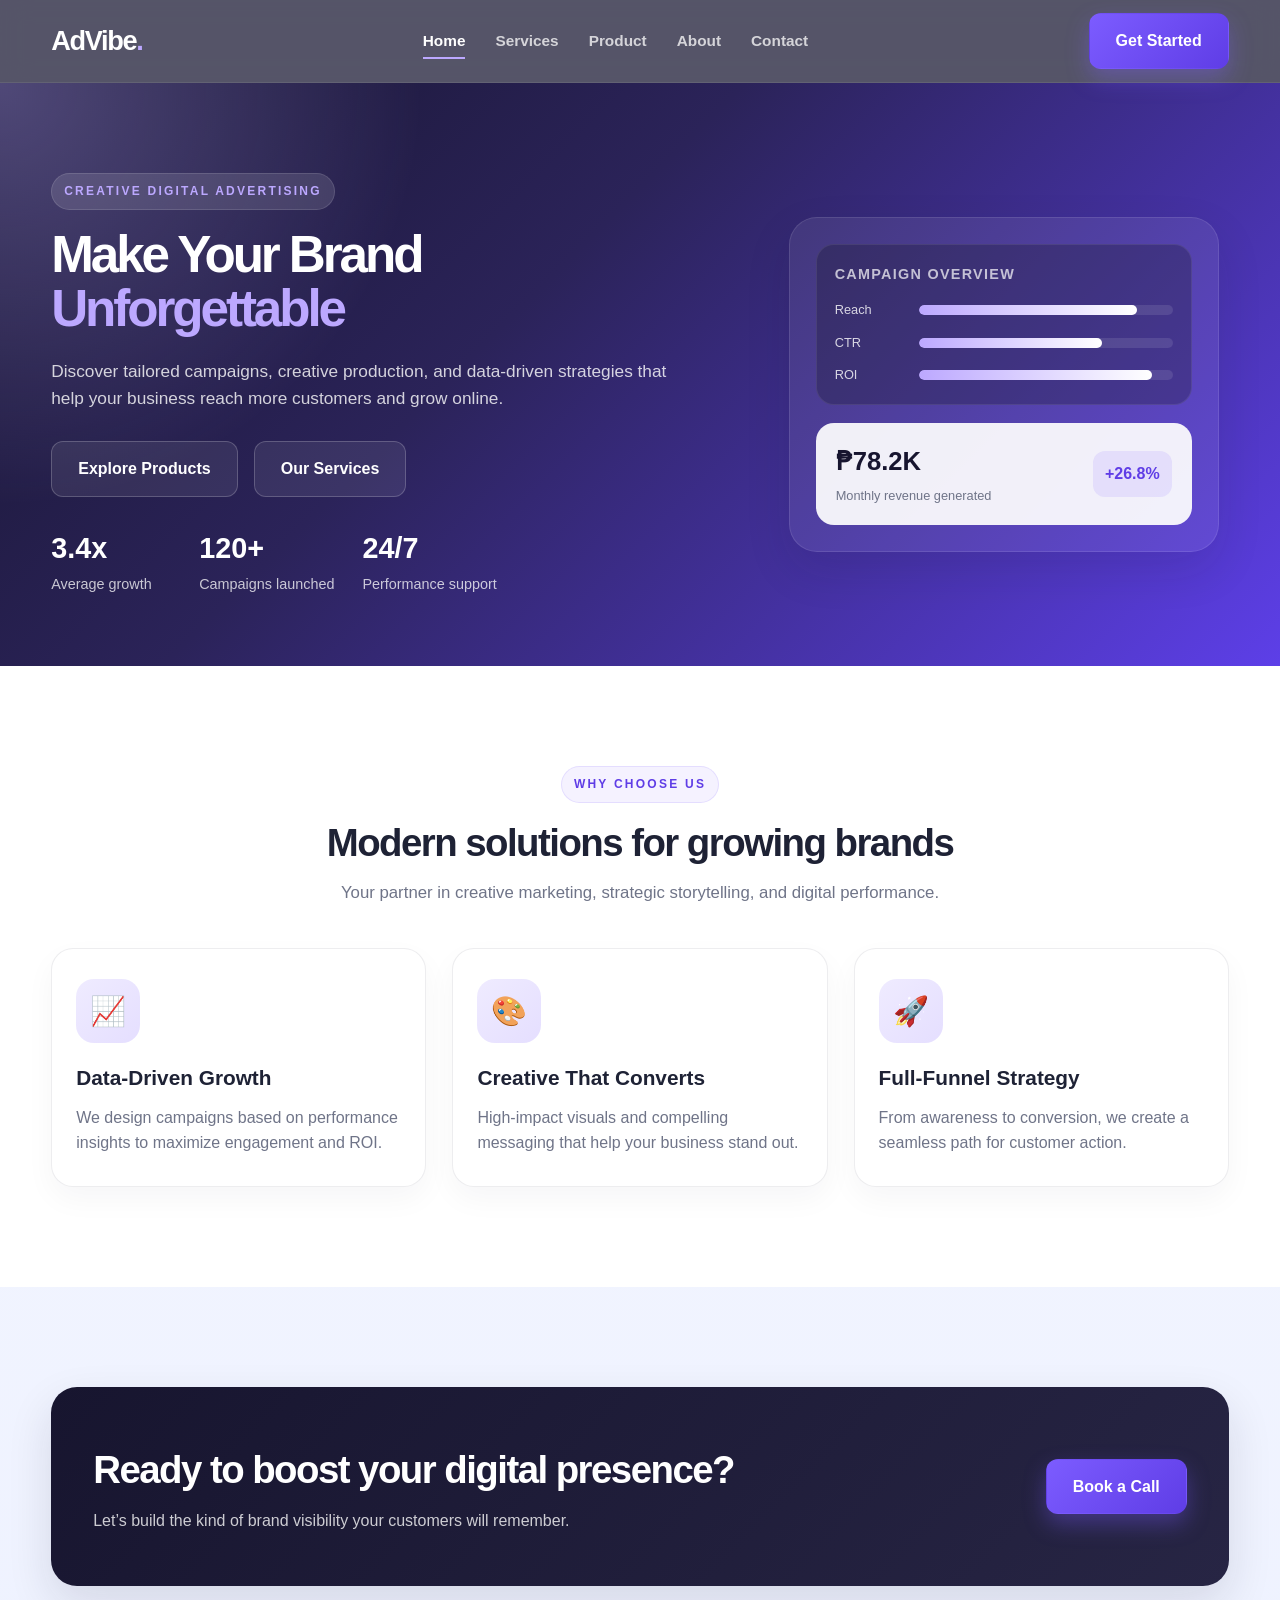
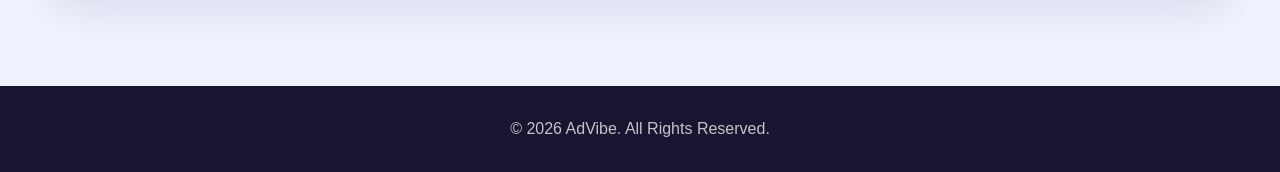
<file: index.html>
<!DOCTYPE html>
<html lang="en">
<head>
    <meta charset="UTF-8">
    <meta name="viewport" content="width=device-width, initial-scale=1.0">
    <title>AdVibe | Home</title>
    <link rel="stylesheet" href="style.css">
</head>
<body>
    <header class="site-header">
        <nav class="navbar container">
            <a href="index.html" class="logo">AdVibe<span>.</span></a>

            <ul class="nav-links">
                <li><a class="active" href="index.html">Home</a></li>
                <li><a href="services.html">Services</a></li>
                <li><a href="product.html">Product</a></li>
                <li><a href="about.html">About</a></li>
                <li><a href="contact.html">Contact</a></li>
            </ul>

            <a href="contact.html" class="nav-btn">Get Started</a>
        </nav>
    </header>

    <main>
        <section class="hero">
            <div class="container hero-inner">
                <div>
                    <span class="eyebrow">Creative digital advertising</span>
                    <h1>Make Your Brand <span>Unforgettable</span></h1>
                    <p class="hero-text">
                        Discover tailored campaigns, creative production, and data-driven
                        strategies that help your business reach more customers and grow online.
                    </p>

                    <div class="hero-actions">
                        <a href="product.html" class="secondary-btn">Explore Products</a>
                        <a href="services.html" class="secondary-btn">Our Services</a>
                    </div>

                    <div class="hero-metrics">
                        <div class="metric">
                            <strong>3.4x</strong>
                            <span>Average growth</span>
                        </div>
                        <div class="metric">
                            <strong>120+</strong>
                            <span>Campaigns launched</span>
                        </div>
                        <div class="metric">
                            <strong>24/7</strong>
                            <span>Performance support</span>
                        </div>
                    </div>
                </div>

                <div class="hero-visual">
                    <div class="visual-card">
                        <div class="analysis-box">
                            <h3>Campaign overview</h3>
                            <div class="bar-row">
                                <span class="bar-label">Reach</span>
                                <div class="bar-track"><div class="bar-fill" style="width: 86%;"></div></div>
                            </div>
                            <div class="bar-row">
                                <span class="bar-label">CTR</span>
                                <div class="bar-track"><div class="bar-fill" style="width: 72%;"></div></div>
                            </div>
                            <div class="bar-row">
                                <span class="bar-label">ROI</span>
                                <div class="bar-track"><div class="bar-fill" style="width: 92%;"></div></div>
                            </div>
                        </div>

                        <div class="sales-card">
                            <div>
                                <strong>₱78.2K</strong>
                                <span>Monthly revenue generated</span>
                            </div>
                            <div class="sales-pill">+26.8%</div>
                        </div>
                    </div>
                </div>
            </div>
        </section>

        <section class="section welcome">
            <div class="container">
                <div class="section-header">
                    <span class="eyebrow">Why choose us</span>
                    <h2>Modern solutions for growing brands</h2>
                    <p>Your partner in creative marketing, strategic storytelling, and digital performance.</p>
                </div>

                <div class="feature-grid">
                    <article class="card">
                        <div class="icon">📈</div>
                        <h3>Data-Driven Growth</h3>
                        <p>We design campaigns based on performance insights to maximize engagement and ROI.</p>
                    </article>

                    <article class="card">
                        <div class="icon">🎨</div>
                        <h3>Creative That Converts</h3>
                        <p>High-impact visuals and compelling messaging that help your business stand out.</p>
                    </article>

                    <article class="card">
                        <div class="icon">🚀</div>
                        <h3>Full-Funnel Strategy</h3>
                        <p>From awareness to conversion, we create a seamless path for customer action.</p>
                    </article>
                </div>
            </div>
        </section>

        <section class="section">
            <div class="container">
                <div class="cta-band">
                    <div>
                        <h3>Ready to boost your digital presence?</h3>
                        <p>Let’s build the kind of brand visibility your customers will remember.</p>
                    </div>
                    <a href="contact.html" class="primary-btn">Book a Call</a>
                </div>
            </div>
        </section>
    </main>

    <footer class="site-footer">
        <div class="container">
            <p>© 2026 AdVibe. All Rights Reserved.</p>
        </div>
    </footer>
</body>
</html>
</file>
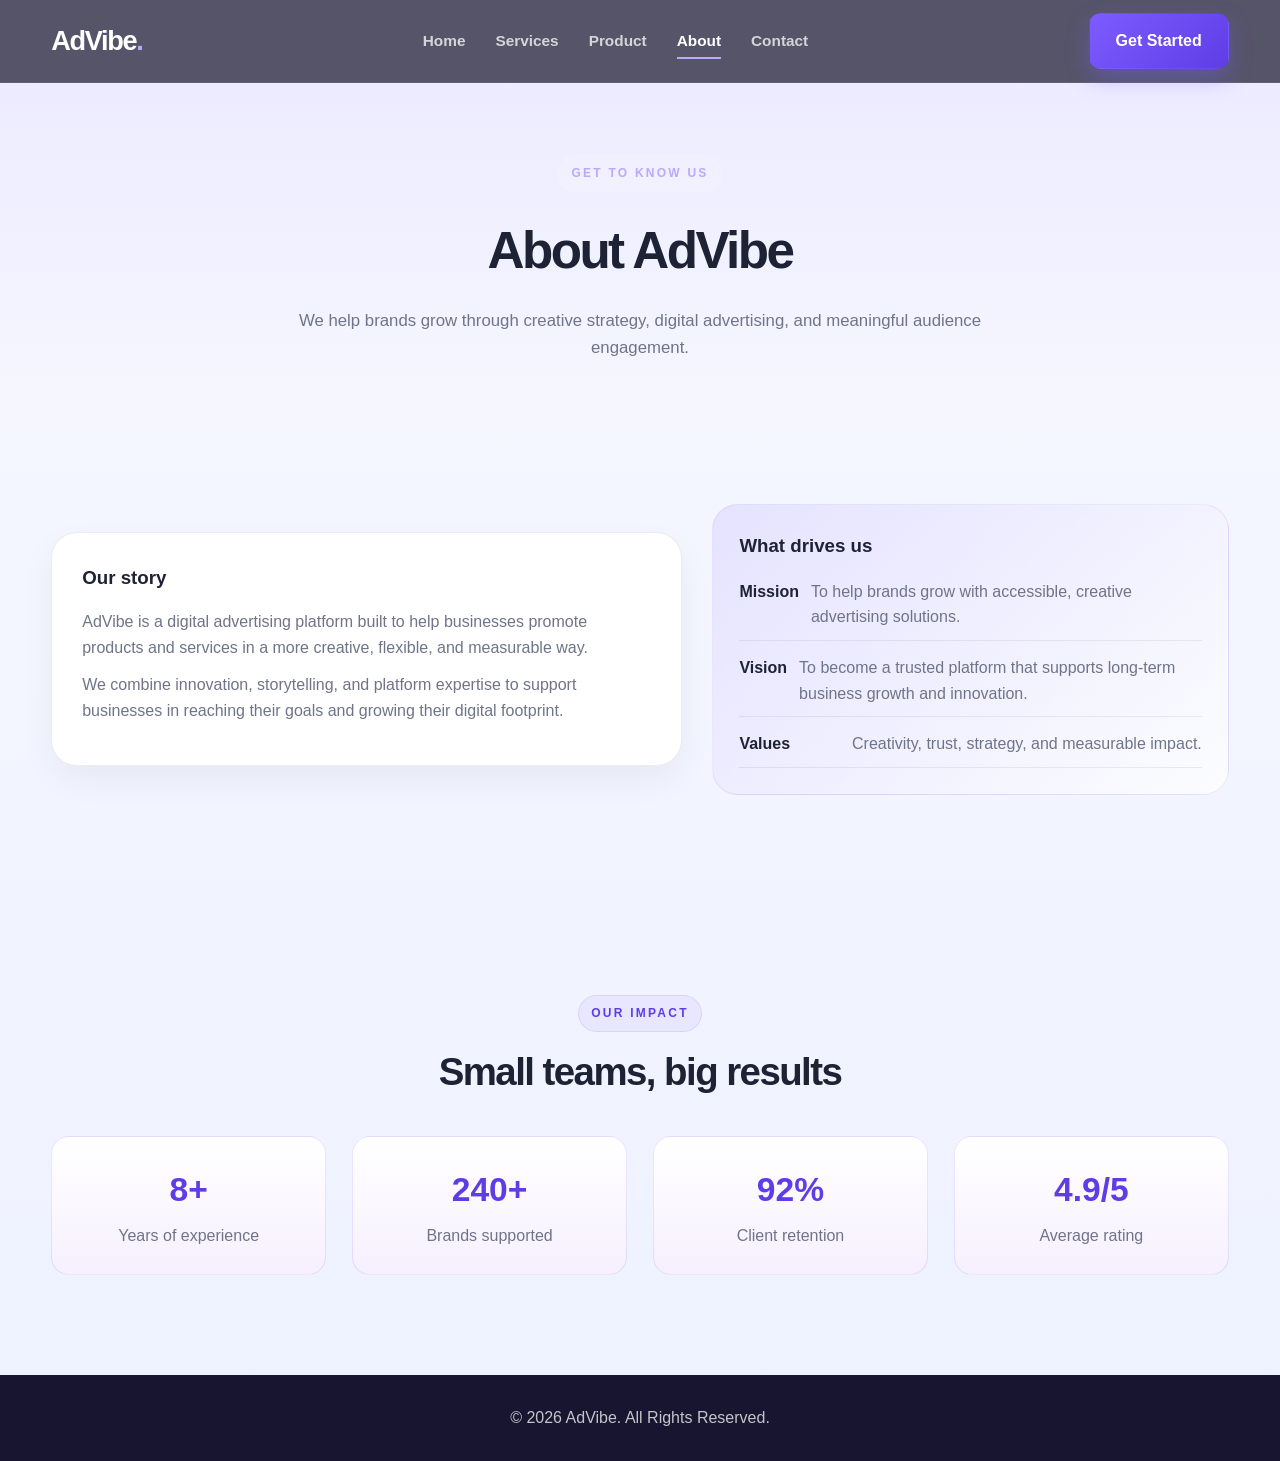
<file: about.html>
<!DOCTYPE html>
<html lang="en">
<head>
    <meta charset="UTF-8">
    <meta name="viewport" content="width=device-width, initial-scale=1.0">
    <title>AdVibe | About</title>
    <link rel="stylesheet" href="style.css">
</head>
<body>
    <header class="site-header">
        <nav class="navbar container">
            <a href="index.html" class="logo">AdVibe<span>.</span></a>

            <ul class="nav-links">
                <li><a href="index.html">Home</a></li>
                <li><a href="services.html">Services</a></li>
                <li><a href="product.html">Product</a></li>
                <li><a class="active" href="about.html">About</a></li>
                <li><a href="contact.html">Contact</a></li>
            </ul>

            <a href="contact.html" class="nav-btn">Get Started</a>
        </nav>
    </header>

    <main>
        <section class="page-hero">
            <div class="container page-header">
                <span class="eyebrow">Get to know us</span>
                <h1>About AdVibe</h1>
                <p>We help brands grow through creative strategy, digital advertising, and meaningful audience engagement.</p>
            </div>
        </section>

        <section class="section">
            <div class="container about-grid">
                <div class="story-card">
                    <h3>Our story</h3>
                    <p>AdVibe is a digital advertising platform built to help businesses promote products and services in a more creative, flexible, and measurable way.</p>
                    <p>We combine innovation, storytelling, and platform expertise to support businesses in reaching their goals and growing their digital footprint.</p>
                </div>

                <div class="info-panel">
                    <h3>What drives us</h3>
                    <ul>
                        <li><strong>Mission</strong><span>To help brands grow with accessible, creative advertising solutions.</span></li>
                        <li><strong>Vision</strong><span>To become a trusted platform that supports long-term business growth and innovation.</span></li>
                        <li><strong>Values</strong><span>Creativity, trust, strategy, and measurable impact.</span></li>
                    </ul>
                </div>
            </div>
        </section>

        <section class="section">
            <div class="container">
                <div class="section-header">
                    <span class="eyebrow">Our impact</span>
                    <h2>Small teams, big results</h2>
                </div>

                <div class="stats-grid">
                    <div class="stat">
                        <strong>8+</strong>
                        <span>Years of experience</span>
                    </div>
                    <div class="stat">
                        <strong>240+</strong>
                        <span>Brands supported</span>
                    </div>
                    <div class="stat">
                        <strong>92%</strong>
                        <span>Client retention</span>
                    </div>
                    <div class="stat">
                        <strong>4.9/5</strong>
                        <span>Average rating</span>
                    </div>
                </div>
            </div>
        </section>
    </main>

    <footer class="site-footer">
        <div class="container">
            <p>© 2026 AdVibe. All Rights Reserved.</p>
        </div>
    </footer>
</body>
</html>
</file>
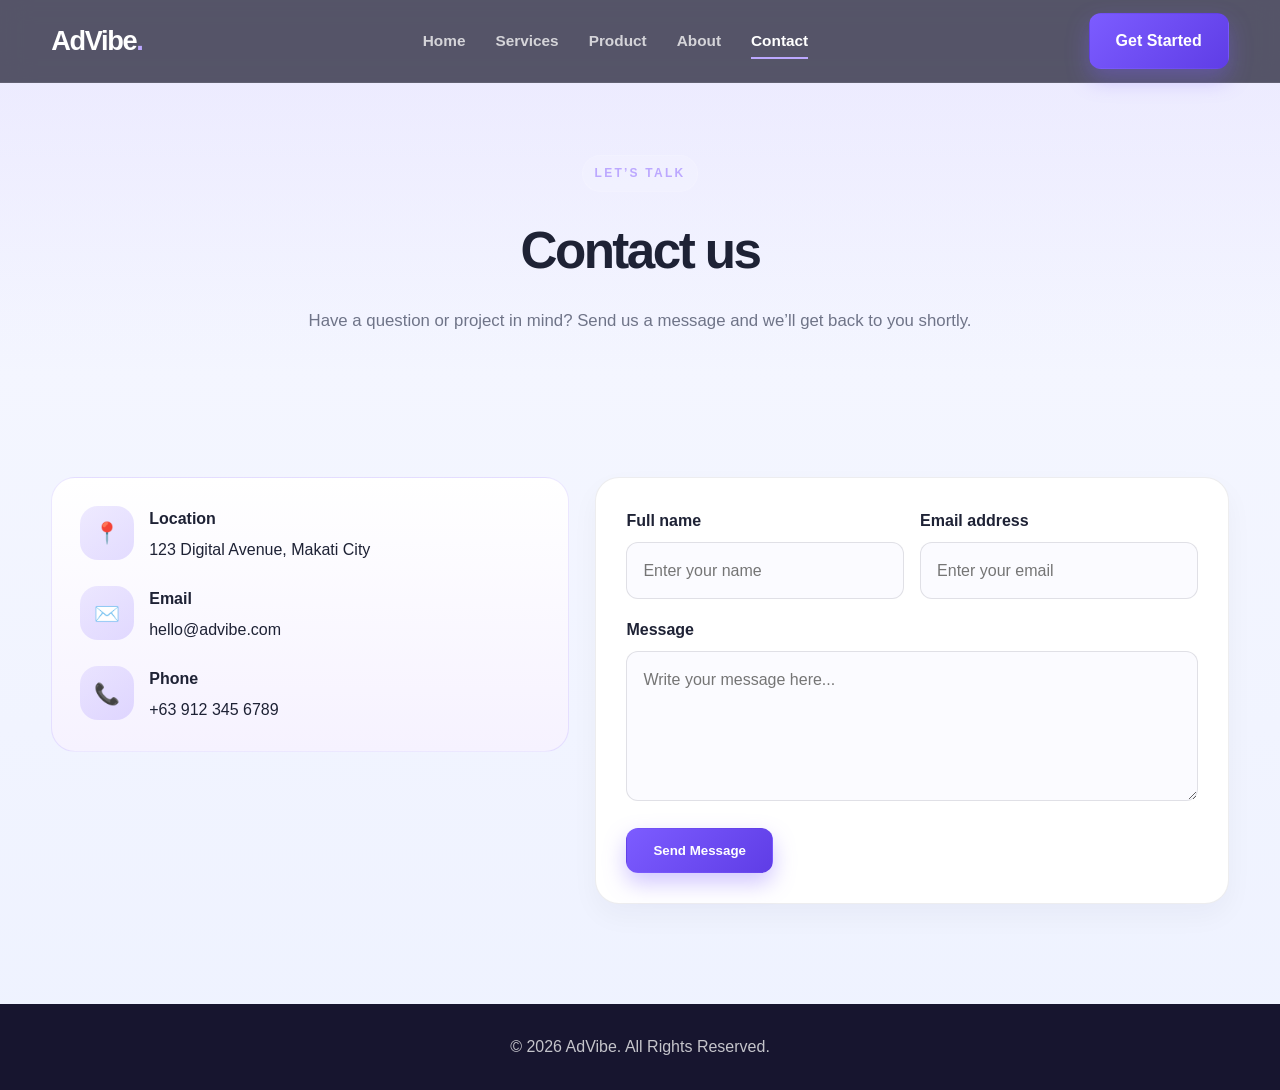
<file: contact.html>
<!DOCTYPE html>
<html lang="en">
<head>
    <meta charset="UTF-8">
    <meta name="viewport" content="width=device-width, initial-scale=1.0">
    <title>AdVibe | Contact</title>
    <link rel="stylesheet" href="style.css">
</head>
<body>
    <header class="site-header">
        <nav class="navbar container">
            <a href="index.html" class="logo">AdVibe<span>.</span></a>

            <ul class="nav-links">
                <li><a href="index.html">Home</a></li>
                <li><a href="services.html">Services</a></li>
                <li><a href="product.html">Product</a></li>
                <li><a href="about.html">About</a></li>
                <li><a class="active" href="contact.html">Contact</a></li>
            </ul>

            <a href="contact.html" class="nav-btn">Get Started</a>
        </nav>
    </header>

    <main>
        <section class="page-hero">
            <div class="container page-header">
                <span class="eyebrow">Let’s talk</span>
                <h1>Contact us</h1>
                <p>Have a question or project in mind? Send us a message and we’ll get back to you shortly.</p>
            </div>
        </section>

        <section class="section">
            <div class="container contact-grid">
                <aside class="contact-info">
                    <div class="contact-item">
                        <div class="icon">📍</div>
                        <div>
                            <h4>Location</h4>
                            <p>123 Digital Avenue, Makati City</p>
                        </div>
                    </div>

                    <div class="contact-item">
                        <div class="icon">✉️</div>
                        <div>
                            <h4>Email</h4>
                            <p>hello@advibe.com</p>
                        </div>
                    </div>

                    <div class="contact-item">
                        <div class="icon">📞</div>
                        <div>
                            <h4>Phone</h4>
                            <p>+63 912 345 6789</p>
                        </div>
                    </div>
                </aside>

                <div class="form-card">
                    <form action="mailto:hello@advibe.com" method="post" enctype="text/plain">
                        <div class="form-row">
                            <div>
                                <label for="name">Full name</label>
                                <input id="name" type="text" name="name" placeholder="Enter your name" required>
                            </div>

                            <div>
                                <label for="email">Email address</label>
                                <input id="email" type="email" name="email" placeholder="Enter your email" required>
                            </div>
                        </div>

                        <div style="margin-top: 18px;">
                            <label for="message">Message</label>
                            <textarea id="message" name="message" placeholder="Write your message here..." required></textarea>
                        </div>

                        <div class="form-actions">
                            <button type="submit" class="primary-btn">Send Message</button>
                        </div>
                    </form>
                </div>
            </div>
        </section>
    </main>

    <footer class="site-footer">
        <div class="container">
            <p>© 2026 AdVibe. All Rights Reserved.</p>
        </div>
    </footer>
</body>
</html>
</file>
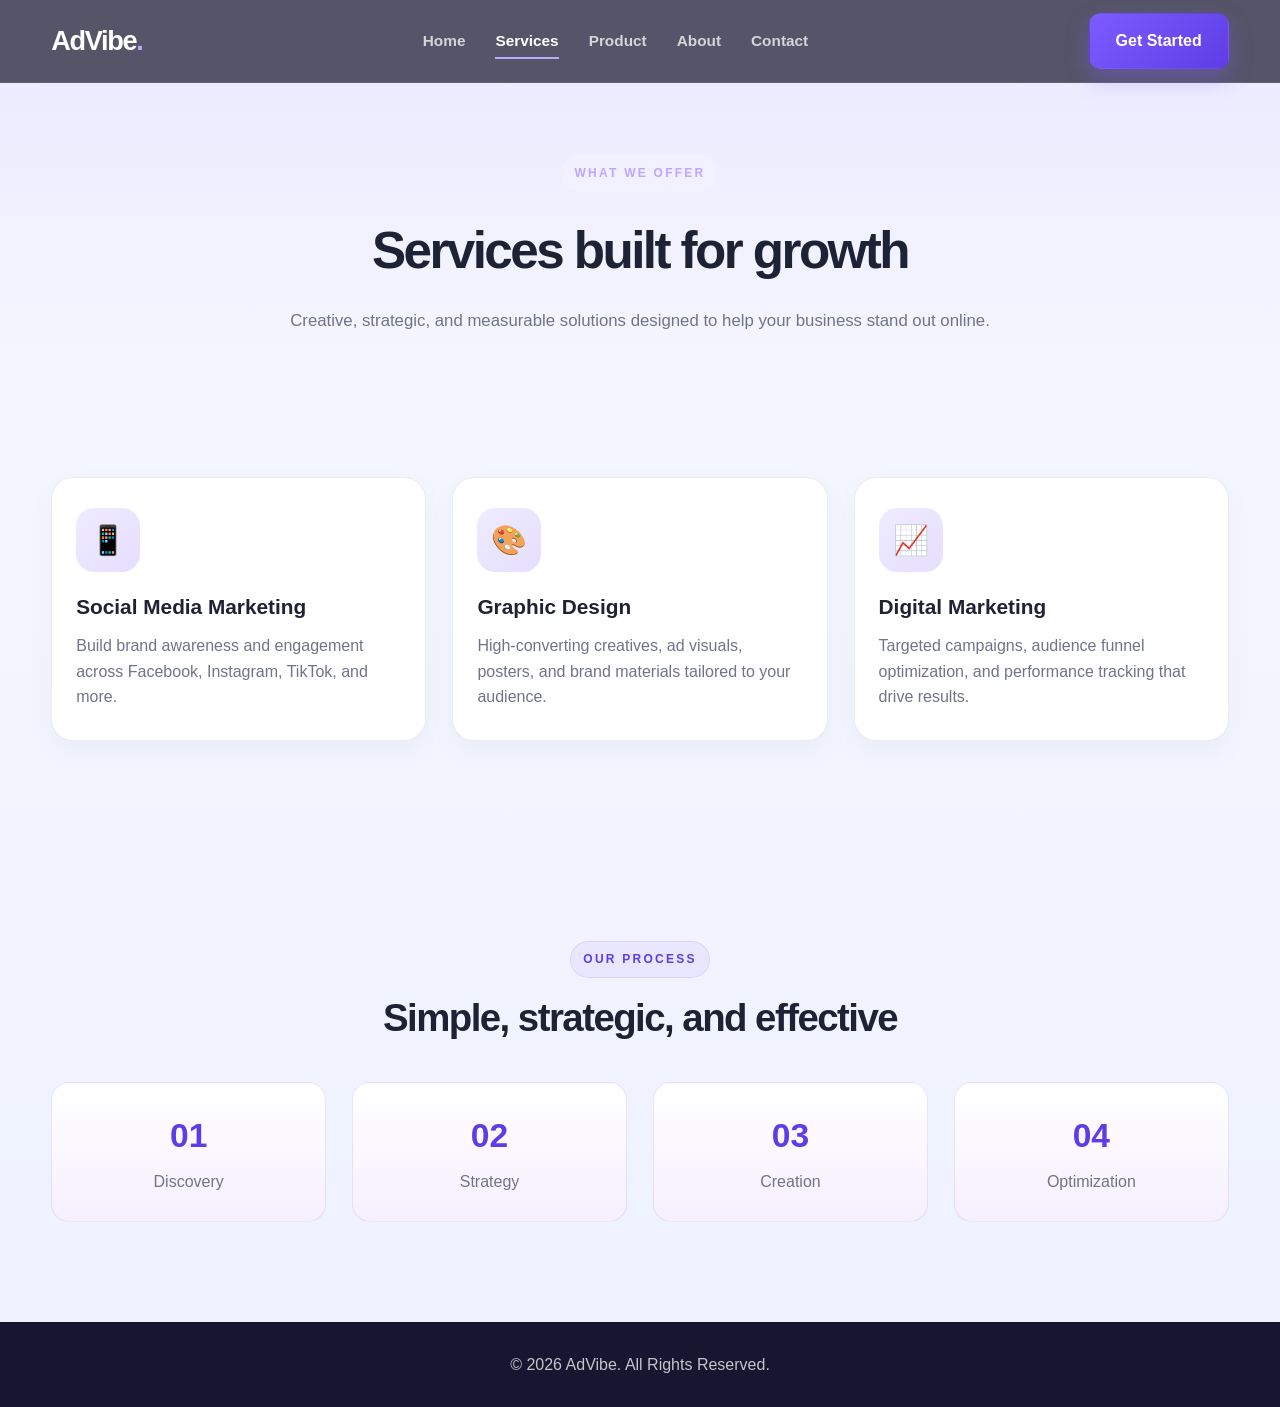
<file: services.html>
<!DOCTYPE html>
<html lang="en">
<head>
    <meta charset="UTF-8">
    <meta name="viewport" content="width=device-width, initial-scale=1.0">
    <title>AdVibe | Services</title>
    <link rel="stylesheet" href="style.css">
</head>
<body>
    <header class="site-header">
        <nav class="navbar container">
            <a href="index.html" class="logo">AdVibe<span>.</span></a>

            <ul class="nav-links">
                <li><a href="index.html">Home</a></li>
                <li><a class="active" href="services.html">Services</a></li>
                <li><a href="product.html">Product</a></li>
                <li><a href="about.html">About</a></li>
                <li><a href="contact.html">Contact</a></li>
            </ul>

            <a href="contact.html" class="nav-btn">Get Started</a>
        </nav>
    </header>

    <main>
        <section class="page-hero">
            <div class="container page-header">
                <span class="eyebrow">What we offer</span>
                <h1>Services built for growth</h1>
                <p>Creative, strategic, and measurable solutions designed to help your business stand out online.</p>
            </div>
        </section>

        <section class="section">
            <div class="container service-grid">
                <article class="card">
                    <div class="icon">📱</div>
                    <h3>Social Media Marketing</h3>
                    <p>Build brand awareness and engagement across Facebook, Instagram, TikTok, and more.</p>
                </article>

                <article class="card">
                    <div class="icon">🎨</div>
                    <h3>Graphic Design</h3>
                    <p>High-converting creatives, ad visuals, posters, and brand materials tailored to your audience.</p>
                </article>

                <article class="card">
                    <div class="icon">📈</div>
                    <h3>Digital Marketing</h3>
                    <p>Targeted campaigns, audience funnel optimization, and performance tracking that drive results.</p>
                </article>
            </div>
        </section>

        <section class="section">
            <div class="container">
                <div class="section-header">
                    <span class="eyebrow">Our process</span>
                    <h2>Simple, strategic, and effective</h2>
                </div>

                <div class="stats-grid">
                    <div class="stat">
                        <strong>01</strong>
                        <span>Discovery</span>
                    </div>
                    <div class="stat">
                        <strong>02</strong>
                        <span>Strategy</span>
                    </div>
                    <div class="stat">
                        <strong>03</strong>
                        <span>Creation</span>
                    </div>
                    <div class="stat">
                        <strong>04</strong>
                        <span>Optimization</span>
                    </div>
                </div>
            </div>
        </section>
    </main>

    <footer class="site-footer">
        <div class="container">
            <p>© 2026 AdVibe. All Rights Reserved.</p>
        </div>
    </footer>
</body>
</html>
</file>
<file: style.css>
:root {
    --bg: #f5f7ff;
    --surface: #ffffff;
    --surface-soft: #eef2ff;
    --card: #ffffff;
    --dark: #17152f;
    --dark-soft: #272544;
    --primary: #7c5cff;
    --primary-dark: #5f3de6;
    --primary-light: #bca8ff;
    --text: #1e2235;
    --muted: #6f7488;
    --line: rgba(26, 30, 52, 0.08);
    --shadow: 0 18px 45px rgba(23, 21, 47, 0.12);
    --radius: 22px;
}

* {
    margin: 0;
    padding: 0;
    box-sizing: border-box;
}

html {
    scroll-behavior: smooth;
}

body {
    font-family: "Segoe UI", Arial, sans-serif;
    background: linear-gradient(180deg, #f7f8ff 0%, #eef2ff 100%);
    color: var(--text);
    line-height: 1.6;
}

a {
    text-decoration: none;
}

img {
    max-width: 100%;
    display: block;
}

.container {
    width: min(1180px, 92%);
    margin: 0 auto;
}

.site-header {
    position: sticky;
    top: 0;
    z-index: 1000;
    backdrop-filter: blur(14px);
    background: rgba(23, 21, 47, 0.72);
    border-bottom: 1px solid rgba(255,255,255,0.08);
}

.navbar {
    display: flex;
    align-items: center;
    justify-content: space-between;
    min-height: 82px;
    gap: 18px;
}

.logo {
    color: #fff;
    font-size: clamp(1.7rem, 2vw, 2.1rem);
    font-weight: 900;
    letter-spacing: -0.05em;
}

.logo span {
    color: var(--primary-light);
}

.nav-links {
    display: flex;
    align-items: center;
    gap: 30px;
    list-style: none;
}

.nav-links a {
    color: rgba(255,255,255,0.75);
    font-weight: 600;
    font-size: 0.96rem;
    transition: 0.25s ease;
    position: relative;
}

.nav-links a::after {
    content: "";
    position: absolute;
    left: 0;
    bottom: -10px;
    width: 0;
    height: 2px;
    background: var(--primary-light);
    transition: 0.25s ease;
}

.nav-links a:hover,
.nav-links a.active {
    color: #fff;
}

.nav-links a:hover::after,
.nav-links a.active::after {
    width: 100%;
}

.nav-btn,
.primary-btn,
.secondary-btn {
    display: inline-flex;
    align-items: center;
    justify-content: center;
    padding: 14px 26px;
    border-radius: 12px;
    font-weight: 700;
    transition: 0.25s ease;
    border: 1px solid transparent;
    white-space: nowrap;
}

.nav-btn,
.primary-btn {
    background: linear-gradient(135deg, var(--primary) 0%, var(--primary-dark) 100%);
    color: #fff;
    box-shadow: 0 10px 22px rgba(124, 92, 255, 0.35);
}

.nav-btn:hover,
.primary-btn:hover {
    transform: translateY(-2px);
    box-shadow: 0 16px 28px rgba(124, 92, 255, 0.42);
}

.secondary-btn {
    background: rgba(255,255,255,0.08);
    color: #fff;
    border-color: rgba(255,255,255,0.2);
}

.secondary-btn:hover {
    background: #fff;
    color: var(--dark);
    transform: translateY(-2px);
}

.hero {
    background: radial-gradient(circle at top left, rgba(185,168,255,0.35), transparent 30%),
                linear-gradient(135deg, #17152f 0%, #2b2359 40%, #5d3fe8 100%);
    color: #fff;
    padding: 90px 0 70px;
}

.hero-inner {
    display: grid;
    grid-template-columns: 1.2fr 0.8fr;
    align-items: center;
    gap: 52px;
}

.eyebrow {
    display: inline-block;
    margin-bottom: 18px;
    padding: 8px 12px;
    border-radius: 999px;
    background: rgba(255,255,255,0.12);
    border: 1px solid rgba(255,255,255,0.12);
    font-size: 0.75rem;
    font-weight: 800;
    letter-spacing: 0.14rem;
    text-transform: uppercase;
    color: var(--primary-light);
}

.hero h1 {
    font-size: clamp(2.8rem, 4vw, 5rem);
    line-height: 1.05;
    letter-spacing: -0.06em;
    margin-bottom: 22px;
}

.hero h1 span {
    display: block;
    color: var(--primary-light);
}

.hero-text {
    max-width: 620px;
    font-size: 1.08rem;
    color: rgba(255,255,255,0.8);
    margin-bottom: 28px;
}

.hero-actions {
    display: flex;
    flex-wrap: wrap;
    gap: 16px;
    margin-bottom: 28px;
}

.hero-metrics {
    display: flex;
    flex-wrap: wrap;
    gap: 28px;
}

.metric {
    min-width: 120px;
}

.metric strong {
    display: block;
    font-size: 1.8rem;
    font-weight: 800;
    color: #fff;
}

.metric span {
    color: rgba(255,255,255,0.75);
    font-size: 0.9rem;
}

.hero-visual {
    display: flex;
    justify-content: center;
}

.visual-card {
    width: min(430px, 100%);
    background: rgba(255,255,255,0.08);
    border: 1px solid rgba(255,255,255,0.1);
    border-radius: 28px;
    padding: 26px;
    box-shadow: var(--shadow);
}

.analysis-box {
    background: rgba(18, 20, 32, 0.28);
    border: 1px solid rgba(255,255,255,0.08);
    border-radius: 18px;
    padding: 18px;
    margin-bottom: 18px;
}

.analysis-box h3 {
    font-size: 0.9rem;
    letter-spacing: 0.08rem;
    text-transform: uppercase;
    color: rgba(255,255,255,0.7);
    margin-bottom: 14px;
}

.bar-row {
    display: flex;
    align-items: center;
    gap: 12px;
    margin-bottom: 12px;
}

.bar-row:last-child {
    margin-bottom: 0;
}

.bar-label {
    width: 72px;
    font-size: 0.8rem;
    color: rgba(255,255,255,0.8);
}

.bar-track {
    flex: 1;
    height: 10px;
    border-radius: 999px;
    background: rgba(255,255,255,0.10);
    overflow: hidden;
}

.bar-fill {
    height: 100%;
    border-radius: inherit;
    background: linear-gradient(90deg, var(--primary-light), #fff);
}

.sales-card {
    background: rgba(255,255,255,0.92);
    color: var(--dark);
    border-radius: 18px;
    padding: 18px 20px;
    display: flex;
    justify-content: space-between;
    align-items: center;
}

.sales-card strong {
    display: block;
    font-size: 1.6rem;
}

.sales-card span {
    color: var(--muted);
    font-size: 0.8rem;
}

.sales-pill {
    background: rgba(124, 92, 255, 0.12);
    color: var(--primary-dark);
    padding: 10px 12px;
    border-radius: 12px;
    font-weight: 800;
}

.section {
    padding: 100px 0;
}

.section-header {
    max-width: 700px;
    margin: 0 auto 42px;
    text-align: center;
}

.section-header .eyebrow {
    background: rgba(124, 92, 255, 0.08);
    color: var(--primary-dark);
    border-color: rgba(124, 92, 255, 0.14);
}

.section-header h2 {
    font-size: clamp(2.1rem, 3vw, 3rem);
    line-height: 1.15;
    letter-spacing: -0.04em;
    margin-bottom: 14px;
}

.section-header p {
    color: var(--muted);
    font-size: 1.05rem;
}

.feature-grid,
.values-grid,
.stats-grid,
.service-grid,
.product-grid,
.contact-grid {
    display: grid;
    gap: 26px;
}

.feature-grid {
    grid-template-columns: repeat(3, minmax(0, 1fr));
}

.card {
    background: var(--card);
    border: 1px solid var(--line);
    border-radius: var(--radius);
    padding: 30px 24px;
    box-shadow: 0 12px 30px rgba(26, 30, 52, 0.04);
    transition: transform 0.25s ease, box-shadow 0.25s ease;
}

.card:hover {
    transform: translateY(-6px);
    box-shadow: var(--shadow);
}

.icon {
    width: 64px;
    height: 64px;
    display: grid;
    place-items: center;
    border-radius: 18px;
    background: linear-gradient(135deg, rgba(124, 92, 255, 0.12), rgba(124, 92, 255, 0.2));
    font-size: 1.8rem;
    margin-bottom: 18px;
}

.card h3 {
    font-size: 1.3rem;
    margin-bottom: 10px;
}

.card p {
    color: var(--muted);
}

.welcome {
    background: #fff;
}

.values-grid {
    grid-template-columns: repeat(3, minmax(0, 1fr));
}

.stats-grid {
    grid-template-columns: repeat(4, minmax(0, 1fr));
    margin-top: 40px;
}

.stat {
    background: linear-gradient(180deg, #fff, #f6f0ff);
    border: 1px solid rgba(124, 92, 255, 0.15);
    border-radius: 18px;
    padding: 26px 18px;
    text-align: center;
}

.stat strong {
    display: block;
    font-size: 2.1rem;
    color: var(--primary-dark);
    margin-bottom: 6px;
}

.stat span {
    color: var(--muted);
}

.cta-band {
    background: linear-gradient(135deg, var(--dark) 0%, var(--dark-soft) 100%);
    color: #fff;
    border-radius: 26px;
    padding: 52px 42px;
    display: flex;
    align-items: center;
    justify-content: space-between;
    gap: 28px;
    box-shadow: var(--shadow);
}

.cta-band h3 {
    font-size: clamp(1.9rem, 3vw, 2.7rem);
    margin-bottom: 8px;
    letter-spacing: -0.04em;
}

.cta-band p {
    color: rgba(255,255,255,0.78);
}

.page-hero {
    padding: 72px 0 18px;
    background: linear-gradient(180deg, rgba(124, 92, 255, 0.08), rgba(255,255,255,0));
}

.page-header {
    text-align: center;
    max-width: 760px;
    margin: 0 auto 24px;
}

.page-header h1 {
    font-size: clamp(2.4rem, 4vw, 4rem);
    margin-bottom: 16px;
    letter-spacing: -0.05em;
}

.page-header p {
    color: var(--muted);
    font-size: 1.05rem;
}

.service-grid {
    grid-template-columns: repeat(3, minmax(0, 1fr));
}

.product-grid {
    grid-template-columns: repeat(3, minmax(0, 1fr));
}

.product-card {
    background: #fff;
    border: 1px solid var(--line);
    border-radius: var(--radius);
    overflow: hidden;
    box-shadow: 0 10px 24px rgba(26, 30, 52, 0.04);
    transition: transform 0.25s ease, box-shadow 0.25s ease;
}

.product-card:hover {
    transform: translateY(-6px);
    box-shadow: var(--shadow);
}

.product-card img {
    width: 100%;
    height: 240px;
    object-fit: cover;
}

.product-card-content {
    padding: 24px 22px 26px;
}

.product-card h3 {
    font-size: 1.4rem;
    margin-bottom: 10px;
}

.product-card p {
    color: var(--muted);
    margin-bottom: 14px;
}

.product-price {
    display: flex;
    justify-content: space-between;
    align-items: center;
    margin-top: 18px;
    gap: 14px;
}

.product-price strong {
    font-size: 1.65rem;
    color: var(--primary-dark);
}

.about-grid {
    display: grid;
    grid-template-columns: 1.1fr 0.9fr;
    gap: 30px;
    align-items: center;
}

.story-card {
    background: #fff;
    border: 1px solid var(--line);
    border-radius: 26px;
    padding: 30px;
    box-shadow: 0 14px 34px rgba(23,21,47,0.05);
}

.story-card h3 {
    margin-bottom: 16px;
}

.story-card p {
    color: var(--muted);
    margin-bottom: 12px;
}

.info-panel {
    background: linear-gradient(140deg, rgba(124,92,255,0.12), rgba(255,255,255,0.75));
    border: 1px solid rgba(124, 92, 255, 0.12);
    border-radius: 26px;
    padding: 26px;
}

.info-panel ul {
    list-style: none;
    display: grid;
    gap: 14px;
    margin-top: 18px;
    color: var(--text);
}

.info-panel li {
    display: flex;
    justify-content: space-between;
    gap: 12px;
    padding-bottom: 10px;
    border-bottom: 1px solid rgba(26, 30, 52, 0.08);
}

.info-panel li span {
    color: var(--muted);
}

.contact-grid {
    grid-template-columns: 0.9fr 1.1fr;
    align-items: start;
}

.contact-info {
    background: linear-gradient(180deg, #fff, #f6f2ff);
    border: 1px solid rgba(124, 92, 255, 0.14);
    border-radius: 24px;
    padding: 28px;
}

.contact-item {
    display: flex;
    gap: 15px;
    align-items: flex-start;
    margin-bottom: 24px;
}

.contact-item:last-child {
    margin-bottom: 0;
}

.contact-item .icon {
    width: 54px;
    height: 54px;
    margin-bottom: 0;
    font-size: 1.3rem;
}

.contact-item h4 {
    margin-bottom: 5px;
}

.form-card {
    background: #fff;
    border: 1px solid var(--line);
    border-radius: 24px;
    padding: 30px;
    box-shadow: 0 12px 28px rgba(26, 30, 52, 0.04);
}

.form-row {
    display: grid;
    grid-template-columns: repeat(2, minmax(0, 1fr));
    gap: 16px;
}

label {
    display: block;
    margin-bottom: 8px;
    font-weight: 700;
    color: var(--text);
}

input, textarea {
    width: 100%;
    padding: 15px 16px;
    border: 1px solid rgba(26, 30, 52, 0.12);
    border-radius: 12px;
    background: #fbfbff;
    font: inherit;
    color: var(--text);
    transition: 0.2s ease;
}

input:focus, textarea:focus {
    outline: none;
    border-color: rgba(124, 92, 255, 0.75);
    box-shadow: 0 0 0 4px rgba(124, 92, 255, 0.12);
}

textarea {
    min-height: 150px;
    resize: vertical;
}

.form-actions {
    margin-top: 20px;
}

.site-footer {
    background: var(--dark);
    color: rgba(255,255,255,0.75);
    padding: 30px 0;
    text-align: center;
}

@media (max-width: 980px) {
    .hero-inner,
    .about-grid,
    .contact-grid {
        grid-template-columns: 1fr;
    }

    .feature-grid,
    .service-grid,
    .product-grid,
    .values-grid,
    .stats-grid {
        grid-template-columns: repeat(2, minmax(0, 1fr));
    }

    .cta-band {
        flex-direction: column;
        align-items: flex-start;
    }
}

@media (max-width: 720px) {
    .navbar {
        flex-wrap: wrap;
        justify-content: center;
        padding: 18px 0;
    }

    .nav-links {
        flex-wrap: wrap;
        justify-content: center;
        gap: 12px 18px;
    }

    .hero {
        padding-top: 70px;
    }

    .feature-grid,
    .service-grid,
    .product-grid,
    .values-grid,
    .stats-grid,
    .form-row {
        grid-template-columns: 1fr;
    }

    .hero-actions {
        flex-direction: column;
        align-items: stretch;
    }

    .nav-btn, .primary-btn, .secondary-btn {
        width: 100%;
    }

    .cta-band {
        padding: 34px 24px;
    }
}
</file>
